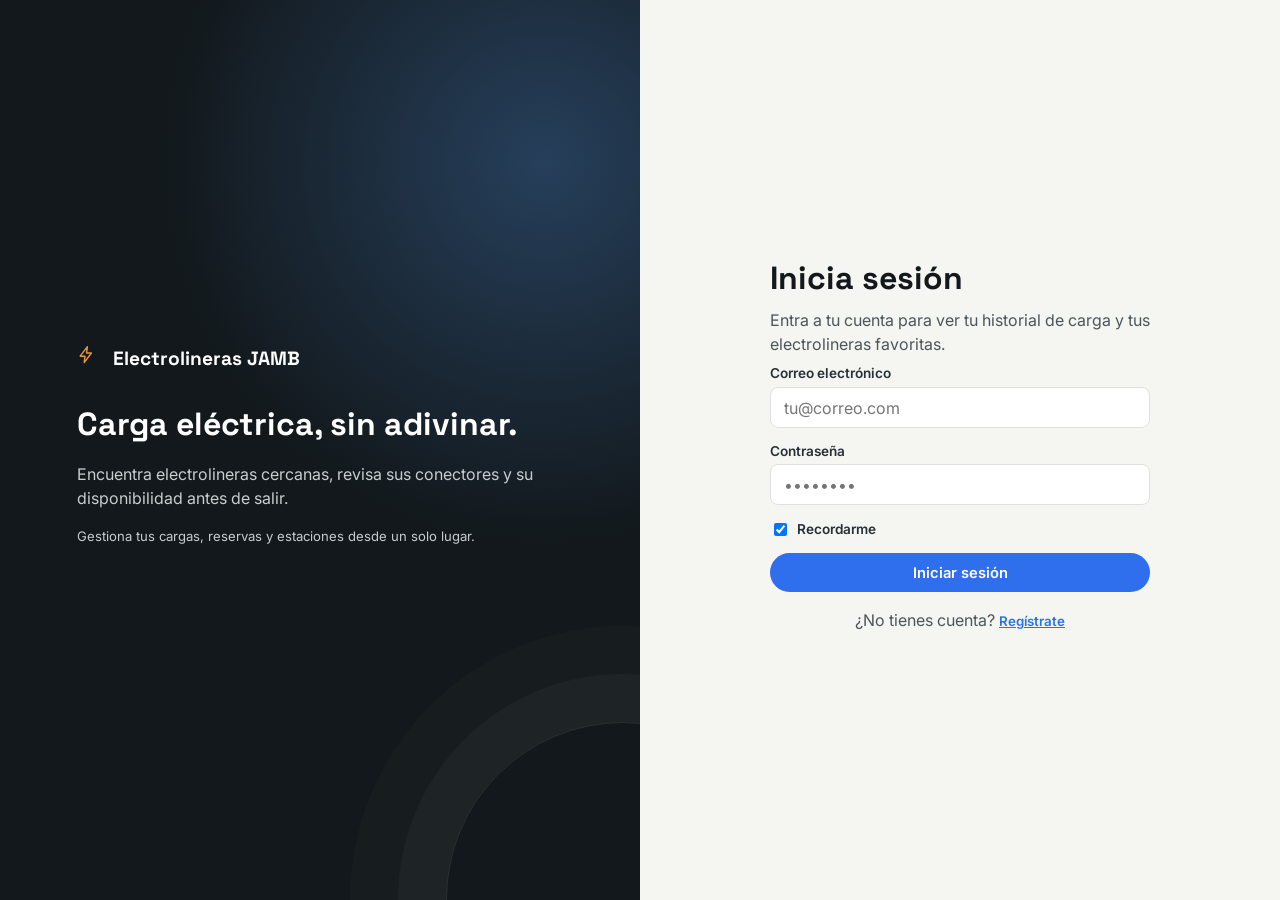
<file: index.html>
<!doctype html>
<html lang="es">
<head>
  <meta charset="UTF-8" />
  <meta name="viewport" content="width=device-width, initial-scale=1.0" />
  <meta name="theme-color" content="#12181b" />
  <meta name="description" content="Electrolineras JAMB: encuentra, planea y registra la carga de tu vehículo eléctrico." />
  <link rel="preconnect" href="https://fonts.googleapis.com" />
  <link rel="preconnect" href="https://fonts.gstatic.com" crossorigin />
  <link href="https://fonts.googleapis.com/css2?family=Space+Grotesk:wght@500;600;700&family=Inter:wght@400;500;600;700&display=swap" rel="stylesheet" />
  <link rel="stylesheet" href="style.css" />
  <title>Electrolineras JAMB</title>
</head>
<body>
  <div id="root"></div>

  <!-- Núcleo PRINCIPAL -->
  <script src="js/supabase-config.js?v=4"></script>
  <script src="js/supabase-api.js?v=1"></script>
  <script src="js/constants.js?v=3"></script>
  <script src="js/utils.js?v=3"></script>
  <script src="js/icons.js?v=3"></script>
  <script src="js/storage.js?v=3"></script>
  <script src="js/state.js?v=3"></script>

  <!-- Lógica de dominio -->
  <script src="js/stations.js?v=3"></script>
  <script src="js/reservations.js?v=3"></script>

  <!-- Vistas -->
  <script src="js/views/today.js?v=3"></script>
  <script src="js/views/plan.js?v=3"></script>
  <script src="js/views/progress.js?v=3"></script>
  <script src="js/views/library.js?v=3"></script>
  <script src="js/views/history.js?v=3"></script>
  <script src="js/views/reservations.js?v=3"></script>
  <script src="js/views/charging.js?v=3"></script>
  <script src="js/views/garage.js?v=3"></script>
  <script src="js/views/admin.js?v=3"></script>

  <!-- Shell / arranque -->
  <script src="js/app.js?v=3"></script>
</body>
</html>
</file>
<file: style.css>
/* style.css — Electrolineras JAMB (vanilla JS) */
:root{
  --color-graphite-900:#12181b;--color-graphite-800:#1b2328;--color-graphite-700:#263038;--color-graphite-600:#3a464e;
  --color-blue-600:#2f6fed;--color-blue-500:#4a83f2;--color-blue-100:#e4ecfd;
  --color-copper-500:#e8963d;--color-copper-100:#fbe9d3;
  --color-teal-500:#3fa796;--color-teal-100:#e0f2ee;
  --color-paper-100:#f5f6f2;--color-paper-000:#fff;
  --color-ink-900:#1b2023;--color-ink-600:#4b555b;--color-ink-300:#8b969c;
  --color-line-200:#dde2e0;--color-danger-500:#d9564a;--color-danger-100:#fbe4e1;
  --font-display:"Space Grotesk","Segoe UI",sans-serif;--font-body:"Inter","Segoe UI",sans-serif;
  --radius-sm:8px;--radius-md:14px;--radius-lg:22px;--radius-pill:999px;
  --shadow-card:0 1px 2px #12181b0f,0 10px 24px -14px #12181b47;
  --shadow-pop:0 20px 44px -18px #12181b66;
  --ease:cubic-bezier(.4,0,.2,1);
}
*{box-sizing:border-box}
::selection{background:var(--color-blue-100);color:var(--color-graphite-900)}
html,body{height:100%}
body{margin:0;font-family:var(--font-body);color:var(--color-ink-900);background:var(--color-paper-100);}
h1,h2,h3,h4{font-family:var(--font-display);margin:0 0 .3em;color:var(--color-graphite-900);}
p{margin:0 0 .6em;line-height:1.5;}
.muted{color:var(--color-ink-600);}
.small{font-size:.82rem;}
.eyebrow{text-transform:uppercase;letter-spacing:.06em;font-size:.72rem;font-weight:600;color:var(--color-blue-600);margin:0 0 .2em;}
button{font-family:inherit;cursor:pointer;}
button:disabled{cursor:not-allowed;}
input,select{font-family:inherit;font-size:1rem;padding:.6em .8em;border:1px solid var(--color-line-200);border-radius:var(--radius-sm);background:#fff;color:var(--color-ink-900);width:100%;}
input:focus,select:focus,button:focus-visible{outline:2px solid var(--color-blue-500);outline-offset:1px;}
.icon svg{width:1em;height:1em;display:block;}
.icon{display:inline-flex;width:1.2em;height:1.2em;}

/* --- Botones --- */
.btn{display:inline-flex;align-items:center;gap:.4em;padding:.65em 1.1em;border-radius:var(--radius-pill);border:1px solid transparent;font-weight:600;font-size:.92rem;transition:transform .15s var(--ease),background .15s;}
.btn:active{transform:scale(.97);}
.btn--primary{background:var(--color-blue-600);color:#fff;}
.btn--primary:hover{background:var(--color-blue-500);}
.btn--ghost{background:transparent;border-color:var(--color-line-200);color:var(--color-graphite-800);}
.btn--ghost:hover{background:var(--color-paper-100);}
.btn--danger{background:var(--color-danger-500);color:#fff;}
.btn--success{background:var(--color-teal-500);color:#fff;}
.btn--small{padding:.4em .8em;font-size:.82rem;}
.btn--block{width:100%;justify-content:center;}
.btn--icon{padding:.5em;border-radius:var(--radius-pill);background:transparent;border:1px solid var(--color-line-200);}
.btn--favorite-active{background:var(--color-copper-100);border-color:var(--color-copper-500);color:#8a5417;}
.link-btn{background:none;border:none;color:var(--color-blue-600);font-weight:600;text-decoration:underline;padding:0;}

/* --- Auth --- */
.auth-layout{display:grid;grid-template-columns:1fr 1fr;min-height:100vh;}
.auth-layout__panel{background:radial-gradient(circle at 85% 18%,#263f5b 0,#12181b 42%);color:#fff;padding:clamp(2rem,6vw,5rem);display:flex;flex-direction:column;justify-content:center;gap:.5rem;}
.auth-layout__panel h2{color:#fff;font-size:2rem;}
.auth-layout__panel p{color:#c8cdd0;}
.auth-layout__logo{display:flex;align-items:center;gap:.5em;font-family:var(--font-display);font-weight:700;font-size:1.2rem;margin-bottom:1.5rem;}
.auth-layout__logo .icon{color:var(--color-copper-500);width:1.4em;height:1.4em;}
.auth-layout__content{display:flex;align-items:center;justify-content:center;padding:2rem;}
.auth-card{width:100%;max-width:380px;}
.auth-switch{margin-top:1rem;text-align:center;color:var(--color-ink-600);}
.form-error{color:var(--color-danger-500);font-size:.85rem;}
@media (max-width:800px){.auth-layout{grid-template-columns:1fr;}.auth-layout__panel{padding:2rem;}}

/* --- Formularios --- */
.form{display:flex;flex-direction:column;gap:.9rem;}
.form label{display:flex;flex-direction:column;gap:.35rem;font-size:.85rem;font-weight:600;color:var(--color-graphite-700);}
.form-row{display:grid;grid-template-columns:1fr 1fr 1fr;gap:.7rem;}
.form--inline{flex-direction:row;align-items:flex-end;flex-wrap:wrap;gap:.7rem;}
.form--inline label{flex:1;min-width:140px;}
.checkbox-label{flex-direction:row !important;align-items:center;gap:.5em !important;}
.checkbox-label input{width:auto;}

/* --- App shell --- */
.app-shell__nav ul{list-style:none;margin:0;padding:0;display:flex;flex-direction:column;gap:.2rem;}
.nav-link{display:flex;align-items:center;gap:.7em;width:100%;text-align:left;background:none;border:none;color:#c8cdd0;padding:.7em .8em;border-radius:var(--radius-sm);font-weight:600;}
.nav-link:hover{background:rgba(255,255,255,.06);}
.nav-link.is-active{background:var(--color-blue-600);color:#fff;}
.app-shell__main{display:flex;flex-direction:column;min-width:0;}
.app-shell__topbar{display:flex;justify-content:space-between;align-items:center;padding:.85rem 2rem;border-bottom:1px solid var(--color-line-200);background:rgba(255,255,255,.94);position:sticky;top:0;z-index:20;}
.app-shell__topbar-context{display:flex;align-items:center;gap:1rem;font-size:.85rem;font-weight:600;color:var(--color-ink-600);}
.topbar-notifications{position:relative;display:inline-flex;align-items:center;justify-content:center;width:2.2rem;height:2.2rem;border:1px solid var(--color-line-200);border-radius:50%;background:#fff;color:var(--color-graphite-700);}.topbar-notifications .icon{width:1.1rem;height:1.1rem}.notification-count{position:absolute;top:-.25rem;right:-.2rem;min-width:1.1rem;height:1.1rem;padding:0 .25rem;border-radius:50%;background:var(--color-danger-500);color:#fff;font-size:.65rem;line-height:1.1rem;text-align:center;font-weight:700;}
.topbar-context__section{font-family:var(--font-display);color:var(--color-graphite-800);}
.topbar-context__status{display:flex;align-items:center;gap:.35rem;font-size:.72rem;color:#1f6e60;font-weight:700;}
.view-container{flex:1;padding:clamp(1.25rem,3vw,2.5rem);max-width:1160px;width:100%;margin:0 auto;}
@media (max-width:520px){.auth-layout__panel{min-height:38vh;padding:1.5rem;}.auth-layout__panel h2{font-size:1.55rem}.auth-layout__panel .small{display:none}.auth-layout__content{padding:1.5rem 1rem}.form-row{grid-template-columns:1fr}.modal__actions{flex-direction:column-reverse}.modal__actions .btn{width:100%;justify-content:center}.station-card__actions .btn{flex:1;justify-content:center}}
@media (max-width:520px){.app-shell__topbar-context{gap:.45rem}.topbar-context__status{font-size:0}.topbar-context__status .live-dot{font-size:initial}.view-container{padding:.9rem}.stat-grid{grid-template-columns:1fr 1fr;gap:.65rem}.stat-card{padding:.8rem}.station-grid{grid-template-columns:1fr}.card{padding:1rem}.filter-bar__row select{width:100%}.search-box{min-width:100%}.reservation-row__actions{width:100%}.reservation-row__actions .btn{flex:1;justify-content:center}}

.view-header{margin-bottom:1.25rem;}
.view-header h1{font-size:clamp(1.65rem,3vw,2.15rem);letter-spacing:-.04em;}
.quick-actions{display:flex;gap:.6rem;flex-wrap:wrap;margin-top:1rem;}
.network-banner{display:flex;align-items:center;gap:.75rem;margin-bottom:1.5rem;padding:.8rem 1rem;border:1px solid #bfe5dc;background:linear-gradient(105deg,#effaf7,#fff);border-radius:var(--radius-md);color:var(--color-graphite-800);}
.network-banner__icon{display:inline-flex;width:2rem;height:2rem;padding:.45rem;border-radius:50%;background:var(--color-teal-100);color:#1f6e60;}
.network-banner strong{display:block;font-size:.86rem;}
.network-banner span:not(.badge):not(.network-banner__icon){font-size:.76rem;color:var(--color-ink-600);}
.section-title{margin-top:2rem;font-size:1.15rem;}
.view-actions{margin-bottom:1rem;}

/* --- Tarjetas / stats --- */
.card{background:#fff;border-radius:var(--radius-md);padding:1.2rem;box-shadow:var(--shadow-card);margin-bottom:1rem;}
.stat-grid{display:grid;grid-template-columns:repeat(auto-fit,minmax(160px,1fr));gap:1rem;margin-bottom:1.5rem;}
.stat-card{background:#fff;border-radius:var(--radius-md);padding:1rem 1.2rem;box-shadow:var(--shadow-card);display:flex;align-items:center;gap:.8em;}
.stat-card__icon{width:2.2em;height:2.2em;border-radius:50%;background:var(--color-blue-100);color:var(--color-blue-600);display:flex;align-items:center;justify-content:center;flex-shrink:0;}
.stat-card__value{margin:0;font-weight:700;font-size:1.15rem;font-family:var(--font-display);}
.stat-card__label{margin:0;font-size:.78rem;color:var(--color-ink-600);}

.highlight-card{border:1px solid var(--color-line-200);}
.highlight-card__row{display:flex;justify-content:space-between;align-items:center;gap:1rem;flex-wrap:wrap;}
.network-map-card{padding-bottom:.9rem}.network-map{position:relative;min-height:230px;margin-top:1rem;overflow:hidden;border-radius:var(--radius-md);background:radial-gradient(circle at 20% 30%,#d8efe9 0 10%,transparent 11%),radial-gradient(circle at 78% 70%,#dbe8f7 0 13%,transparent 14%),linear-gradient(135deg,#edf4f0,#dce9ee);border:1px solid #c9dedb}.network-map::before,.network-map::after{content:'';position:absolute;background:rgba(63,167,150,.18);transform:rotate(-18deg);border-radius:50%}.network-map::before{width:140%;height:34px;top:42%;left:-20%}.network-map::after{width:120%;height:26px;top:66%;left:2%;transform:rotate(28deg)}.map-marker{position:absolute;left:var(--x);top:var(--y);z-index:2;width:2rem;height:2rem;border:3px solid #fff;border-radius:50% 50% 50% 0;transform:rotate(-45deg);box-shadow:0 4px 10px #12181b44;background:var(--color-blue-600);color:#fff}.map-marker span{display:block;transform:rotate(45deg);font-size:.7rem;font-weight:700}.map-marker:hover{transform:rotate(-45deg) scale(1.15)}.map-marker--ocupada{background:var(--color-copper-500)}.map-marker--mantenimiento{background:var(--color-ink-300)}.map-label{position:absolute;z-index:1;color:#4b7774;font-size:.78rem;font-weight:700}.map-label--one{left:1rem;bottom:.8rem}.map-legend{display:flex;gap:1rem;flex-wrap:wrap;margin-top:.7rem;font-size:.72rem;color:var(--color-ink-600)}.legend-dot{display:inline-block;width:.55rem;height:.55rem;border-radius:50%;margin-right:.25rem;background:var(--color-blue-600)}.legend-dot--busy{background:var(--color-copper-500)}.legend-dot--maintenance{background:var(--color-ink-300)}.network-banner__refresh{margin-left:auto}

/* --- Estaciones --- */
.station-grid{display:grid;grid-template-columns:repeat(auto-fill,minmax(260px,1fr));gap:1rem;}
.station-card__top{display:flex;justify-content:space-between;align-items:flex-start;gap:.6em;}
.station-card__meta{display:flex;gap:.9em;flex-wrap:wrap;font-size:.82rem;color:var(--color-ink-600);margin:.4em 0;}
.station-card__actions{display:flex;gap:.5em;margin-top:.6em;flex-wrap:wrap;}
.station-card__live{display:flex;gap:.45rem;flex-wrap:wrap;font-size:.74rem;color:var(--color-ink-600);padding:.55rem .65rem;background:var(--color-paper-100);border-radius:var(--radius-sm);}
.station-card__live span:not(:last-child)::after{content:'·';margin-left:.45rem;color:var(--color-ink-300);}
.live-strip{display:flex;align-items:center;gap:.45rem;width:max-content;max-width:100%;margin:-.55rem 0 1rem;padding:.4rem .7rem;border-radius:var(--radius-pill);background:var(--color-teal-100);color:#1f6e60;font-size:.76rem;font-weight:600;}
.live-dot{width:.5rem;height:.5rem;border-radius:50%;background:var(--color-teal-500);box-shadow:0 0 0 4px #3fa79622;animation:pulse 1.8s ease-in-out infinite;}
.reservation-estimate{font-weight:700;color:var(--color-graphite-800);}
.badge{display:inline-block;padding:.25em .7em;border-radius:var(--radius-pill);font-size:.72rem;font-weight:700;white-space:nowrap;}
.badge--teal{background:var(--color-teal-100);color:#1f6e60;}
.badge--copper{background:var(--color-copper-100);color:#8a5417;}
.badge--ink{background:#e7e9e8;color:var(--color-ink-600);}
.badge--danger{background:var(--color-danger-100);color:#9c2f26;}
.rating{color:var(--color-copper-500);font-size:.85rem;margin:.2em 0;}

/* --- Filtros --- */
.filter-bar__row{display:flex;gap:.7rem;flex-wrap:wrap;margin-bottom:1rem;}
.search-box{flex:1;min-width:180px;display:flex;align-items:center;gap:.5em;background:#fff;border:1px solid var(--color-line-200);border-radius:var(--radius-pill);padding:.3em .9em;}
.search-box .icon{color:var(--color-ink-300);}
.search-box input{border:none;padding:.4em 0;}
.search-box input:focus{outline:none;}
.filter-bar__row select{width:auto;border-radius:var(--radius-pill);}
.filter-check{display:inline-flex;align-items:center;gap:.4rem;padding:.55rem .75rem;border:1px solid var(--color-line-200);border-radius:var(--radius-pill);background:#fff;font-size:.78rem;white-space:nowrap}.filter-check input{width:auto;margin:0}

/* --- Actividad / historial --- */
.activity-list{list-style:none;margin:0;padding:0;display:flex;flex-direction:column;gap:.5rem;}
.activity-row{display:flex;align-items:center;gap:.8em;background:#fff;border-radius:var(--radius-md);padding:.7em 1em;box-shadow:var(--shadow-card);}
.activity-row__icon{width:2em;height:2em;border-radius:50%;background:var(--color-blue-100);color:var(--color-blue-600);display:flex;align-items:center;justify-content:center;flex-shrink:0;}
.activity-row__body{flex:1;}
.activity-row__body p{margin:0;}
.activity-row__kwh{font-weight:700;}
.activity-row__end{text-align:right;}
.activity-row__end p{margin:0;}

/* --- Plan --- */
.plan-list{display:flex;flex-direction:column;gap:.6rem;}
.plan-row{display:flex;align-items:center;justify-content:space-between;gap:1rem;flex-wrap:wrap;}
.plan-row--today{border:1.5px solid var(--color-blue-500);}
.plan-row__day{min-width:110px;}
.plan-row__body{flex:1;}
.plan-row__body p{margin:0;}
.plan-row__actions{display:flex;gap:.4em;}

/* --- Progreso --- */
.progress-chart{width:100%;height:220px;}
.progress-bar{height:10px;border-radius:var(--radius-pill);background:var(--color-line-200);overflow:hidden;margin-top:.5em;}
.progress-bar__fill{height:100%;background:var(--color-teal-500);border-radius:var(--radius-pill);transition:width .3s var(--ease);}
.compliance__row{display:flex;justify-content:space-between;align-items:center;}
.compliance__pct{font-family:var(--font-display);font-size:1.6rem;font-weight:700;margin:0;}

/* --- Biblioteca / detalle --- */
.chip-row{display:flex;flex-wrap:wrap;gap:.4em;}
.chip{background:var(--color-paper-100);border-radius:var(--radius-pill);padding:.3em .8em;font-size:.78rem;color:var(--color-graphite-700);}
.chip--pickable{border:1px solid var(--color-line-200);cursor:pointer;background:#fff;}
.chip--pickable.is-active{background:var(--color-blue-600);color:#fff;border-color:var(--color-blue-600);}
.chip-row--pick{gap:.5em;}
.connector-list{list-style:none;padding:0;margin:0 0 1rem;display:flex;flex-direction:column;gap:.4rem;}
.connector-list li{display:flex;justify-content:space-between;background:var(--color-paper-100);padding:.5em .8em;border-radius:var(--radius-sm);font-size:.88rem;}
.station-detail__top{display:flex;justify-content:space-between;align-items:center;margin-bottom:.5em;}
.price-line{font-weight:600;}

/* --- Reservas --- */
.reservation-list{display:flex;flex-direction:column;gap:.6rem;}
.reservation-row{display:flex;justify-content:space-between;align-items:center;gap:1rem;flex-wrap:wrap;}
.reservation-row p{margin:0;}
.reservation-row__actions{display:flex;gap:.4em;}

/* --- Carga guiada --- */
.view--charging{max-width:480px;margin:0 auto;position:relative;}
.charging__exit{position:absolute;top:0;right:0;}
.charging__progress{display:flex;gap:.4em;margin:.5rem 0 1.2rem;}
.charging__dot{height:6px;flex:1;border-radius:var(--radius-pill);background:var(--color-line-200);}
.charging__dot.is-active{background:var(--color-blue-600);}
.connector-pick{display:flex;flex-direction:column;gap:.6rem;}
.connector-pick__item{display:flex;justify-content:space-between;align-items:center;width:100%;background:#fff;border:1px solid var(--color-line-200);border-radius:var(--radius-md);padding:.9em 1.1em;text-align:left;}
.connector-pick__item:hover{border-color:var(--color-blue-500);}
.connector-pick__item.is-disabled{opacity:.5;cursor:not-allowed;}
.connector-pick__item p{margin:0;}
.charging__confirm,.charging__live,.charging__summary{text-align:center;}
.charging__ring{width:120px;height:120px;border-radius:50%;background:var(--color-blue-100);color:var(--color-blue-600);display:flex;align-items:center;justify-content:center;margin:0 auto 1rem;font-size:2.4rem;animation:pulse 1.6s ease-in-out infinite;}
@keyframes pulse{0%,100%{transform:scale(1);}50%{transform:scale(1.06);}}
.charging__kwh{font-family:var(--font-display);font-size:2.2rem;font-weight:700;margin:0;}
.charging__summary-icon{display:inline-flex;width:3em;height:3em;border-radius:50%;background:var(--color-teal-100);color:var(--color-teal-500);align-items:center;justify-content:center;margin-bottom:.5rem;}
.charging__summary-grid{display:grid;grid-template-columns:1fr 1fr;gap:.8rem;margin:1rem 0;text-align:left;}
.charging__summary-item p{margin:0;}
.charging__summary-item p:last-child{font-weight:700;font-size:1.05rem;}

/* --- Modal --- */
.modal-overlay{position:fixed;inset:0;background:rgba(18,24,27,.55);display:flex;align-items:center;justify-content:center;padding:1rem;z-index:100;}
.modal{background:#fff;border-radius:var(--radius-lg);padding:1.5rem;max-width:480px;width:100%;max-height:90vh;overflow-y:auto;box-shadow:var(--shadow-pop);}
.modal__header{display:flex;justify-content:space-between;align-items:flex-start;margin-bottom:1rem;}
.modal__header h2{margin:0;}
.modal__actions{display:flex;justify-content:flex-end;gap:.6em;margin-top:1.2rem;}

/* --- Toast --- */
.toast{position:fixed;bottom:1.5rem;left:50%;transform:translate(-50%,20px);background:var(--color-graphite-900);color:#fff;padding:.75em 1.3em;border-radius:var(--radius-pill);box-shadow:var(--shadow-pop);opacity:0;transition:all .25s var(--ease);z-index:200;font-size:.9rem;}
.toast.is-visible{opacity:1;transform:translate(-50%,0);}
.toast--danger{background:var(--color-danger-500);}
.toast--teal{background:var(--color-teal-500);}
.notification-list{display:flex;flex-direction:column;gap:.5rem}.notification-item{display:flex;align-items:flex-start;gap:.7rem;width:100%;padding:.75rem;border:1px solid transparent;border-radius:var(--radius-sm);background:var(--color-paper-100);text-align:left}.notification-item.is-unread{border-color:#bfe5dc;background:#effaf7}.notification-item strong,.notification-item small{display:block}.notification-item small{margin-top:.2rem;line-height:1.35}.notification-item__dot{width:.55rem;height:.55rem;border-radius:50%;margin-top:.35rem;flex-shrink:0;background:var(--color-ink-300)}.notification-item__dot--teal{background:var(--color-teal-500)}.notification-item__dot--copper{background:var(--color-copper-500)}

/* --- Módulos de producto: cercanía, impacto y patrocinio --- */
.nearest-card{display:grid;grid-template-columns:minmax(0,1.35fr) minmax(180px,.8fr) auto;align-items:center;gap:1.25rem;margin-bottom:1.5rem;padding:1.25rem 1.35rem;border-radius:var(--radius-lg);background:linear-gradient(115deg,#fff,#eef5ff);border:1px solid #cbdaf5;box-shadow:var(--shadow-card);position:relative;overflow:hidden;}
.nearest-card::after{content:'';position:absolute;width:11rem;height:11rem;right:16%;top:-7rem;border-radius:50%;border:1px solid #cbdaf5;box-shadow:0 0 0 1.5rem #dce8fb55;pointer-events:none;}
.nearest-card__copy,.nearest-card__status,.nearest-card__actions{position:relative;z-index:1;}
.nearest-card h2{font-size:1.25rem;margin:.05rem 0 .35rem;}
.nearest-card__station{font:600 1rem var(--font-display);margin:0 0 .3rem;color:var(--color-graphite-800);}
.nearest-card__pin{display:inline-flex;width:.9rem;height:.9rem;color:var(--color-blue-600);vertical-align:-.12em;}
.nearest-card__status{display:flex;flex-direction:column;align-items:flex-start;gap:.35rem;padding-left:1.2rem;border-left:1px solid #cbdaf5;}
.nearest-card__status strong{font:700 1.05rem var(--font-display);}
.nearest-card__actions{display:flex;flex-direction:column;gap:.45rem;min-width:130px;}
.impact-partners-grid{display:grid;grid-template-columns:minmax(0,.8fr) minmax(0,1.2fr);gap:1rem;margin-top:1.5rem;}
.impact-strip,.sponsors-card{background:#fff;border-radius:var(--radius-md);box-shadow:var(--shadow-card);padding:1rem 1.15rem;}
.impact-strip{display:flex;align-items:center;gap:.8rem;background:linear-gradient(120deg,#effaf7,#fff);border:1px solid #bfe5dc;}
.impact-strip__icon{display:flex;width:2.5rem;height:2.5rem;align-items:center;justify-content:center;border-radius:50%;background:var(--color-teal-100);color:#1f6e60;flex-shrink:0;}
.impact-strip strong{display:block;font:700 1.15rem var(--font-display);}
.impact-strip p{margin:.1rem 0 0;}
.sponsors-card h3{font-size:1rem;margin:.1rem 0 .8rem;}
.sponsor-row{display:flex;flex-wrap:wrap;gap:.45rem;}
.sponsor-pill{padding:.4rem .65rem;border-radius:var(--radius-pill);background:var(--color-paper-100);color:var(--color-graphite-700);font-size:.7rem;font-weight:700;animation:fade-up .4s calc(var(--i) * .06s) both;}
@media (max-width:850px){.nearest-card{grid-template-columns:1fr 1fr}.nearest-card__actions{grid-column:1/-1;flex-direction:row}.nearest-card__actions .btn{flex:1;justify-content:center}.impact-partners-grid{grid-template-columns:1fr;}}
@media (max-width:520px){.nearest-card{grid-template-columns:1fr;gap:.85rem;padding:1rem}.nearest-card__status{padding:0;border:0}.nearest-card__actions{grid-column:auto}.nearest-card__actions .btn{font-size:.78rem}.impact-strip,.sponsors-card{padding:.9rem}.sponsor-pill{font-size:.66rem;}}

.payment-flow-card{border:1px solid #cbdaf5;}
.payment-flow__intro{display:flex;align-items:center;gap:.75rem;margin:-.2rem 0 1.1rem;padding:.8rem;border-radius:var(--radius-sm);background:linear-gradient(105deg,#eef5ff,#fff);}
.payment-flow__intro strong{display:block;font:700 .95rem var(--font-display);}
.payment-flow__intro p{margin:.15rem 0 0;}
.payment-flow__intro .badge{margin-left:auto;}
.payment-flow__icon{display:flex;width:2.2rem;height:2.2rem;align-items:center;justify-content:center;border-radius:50%;background:var(--color-blue-100);color:var(--color-blue-600);flex-shrink:0;}
.reservation-estimate{padding:.75rem .9rem;border-radius:var(--radius-sm);background:var(--color-teal-100);color:#1f6e60;}
.policy-note{display:flex;flex-direction:column;gap:.2rem;padding:.7rem .85rem;border-left:3px solid var(--color-copper-500);background:var(--color-copper-100);color:#704716;font-size:.78rem;line-height:1.4;}
.policy-note strong{font-size:.8rem;}

/* --- Motion system: entrada de vistas y microinteracciones --- */
html{scroll-behavior:smooth;}
body{overflow-x:hidden;}
.view-container--enter{animation:view-enter .46s var(--ease) both;}
.view-container--enter .view-header{animation:fade-up .42s .04s var(--ease) both;}
.view-container--enter .network-banner,.view-container--enter .stat-card,.view-container--enter .card,.view-container--enter .section-title,.view-container--enter .station-card,.view-container--enter .activity-row{animation:fade-up .42s var(--ease) both;}
.view-container--enter .network-banner{animation-delay:.08s;}
.view-container--enter .stat-card:nth-child(2),.view-container--enter .station-card:nth-child(2),.view-container--enter .activity-row:nth-child(2){animation-delay:.07s;}
.view-container--enter .stat-card:nth-child(3),.view-container--enter .station-card:nth-child(3),.view-container--enter .activity-row:nth-child(3){animation-delay:.12s;}
.view-container--enter .stat-card:nth-child(4),.view-container--enter .station-card:nth-child(4),.view-container--enter .activity-row:nth-child(4){animation-delay:.17s;}
.card,.stat-card,.station-card,.activity-row,.plan-row,.reservation-row{transition:transform .22s var(--ease),box-shadow .22s var(--ease),border-color .22s var(--ease);}
.card:hover,.stat-card:hover,.station-card:hover,.activity-row:hover{transform:translateY(-3px);box-shadow:0 14px 30px -18px #12181b66;}
.station-card:hover{border-color:#c7d8f7;}
.btn,.nav-link,.topbar-notifications,.chip--pickable,.connector-pick__item,.map-marker{transition:transform .18s var(--ease),background-color .18s var(--ease),border-color .18s var(--ease),box-shadow .18s var(--ease),color .18s var(--ease);}
.btn:hover:not(:disabled){transform:translateY(-1px);}
.btn--primary:hover,.btn--success:hover,.btn--danger:hover{box-shadow:0 7px 16px -10px currentColor;}
.nav-link:hover{transform:translateX(3px);}
.topbar-notifications:hover{transform:scale(1.06);box-shadow:0 5px 12px -8px #12181b66;}
.map-marker{animation:marker-pop .52s var(--ease) both;}
.map-marker:nth-child(2){animation-delay:.08s}.map-marker:nth-child(3){animation-delay:.16s}.map-marker:nth-child(4){animation-delay:.24s}
.network-map::before{animation:road-drift 10s ease-in-out infinite alternate;}
.network-map::after{animation:road-drift 12s 1s ease-in-out infinite alternate-reverse;}
.modal-overlay{animation:overlay-in .2s ease both;}
.modal{animation:modal-in .3s var(--ease) both;}
.auth-layout__panel{position:relative;overflow:hidden;}
.auth-layout__panel::after{content:'';position:absolute;width:22rem;height:22rem;right:-10rem;bottom:-11rem;border:1px solid rgba(255,255,255,.1);border-radius:50%;box-shadow:0 0 0 3rem rgba(255,255,255,.03),0 0 0 6rem rgba(255,255,255,.02);animation:orbit-glow 8s ease-in-out infinite alternate;pointer-events:none;}
.auth-card{animation:fade-up .55s var(--ease) both;}
.live-strip{animation:fade-up .4s .1s var(--ease) both;}
@keyframes view-enter{from{opacity:.2;transform:translateY(8px)}to{opacity:1;transform:none}}
@keyframes fade-up{from{opacity:0;transform:translateY(10px)}to{opacity:1;transform:none}}
@keyframes marker-pop{from{opacity:0;transform:rotate(-45deg) scale(.55)}to{opacity:1;transform:rotate(-45deg) scale(1)}}
@keyframes road-drift{from{transform:translateX(-2%) rotate(-18deg)}to{transform:translateX(3%) rotate(-15deg)}}
@keyframes overlay-in{from{opacity:0}to{opacity:1}}
@keyframes modal-in{from{opacity:0;transform:translateY(12px) scale(.98)}to{opacity:1;transform:none}}
@keyframes orbit-glow{from{transform:translate(-10px,8px) scale(.96)}to{transform:translate(10px,-8px) scale(1.04)}}
@media (prefers-reduced-motion:reduce){*,*::before,*::after{animation-duration:.01ms !important;animation-iteration-count:1 !important;scroll-behavior:auto !important;transition-duration:.01ms !important}.card:hover,.stat-card:hover,.station-card:hover,.activity-row:hover,.btn:hover:not(:disabled),.nav-link:hover{transform:none;}}

/* --- Fase 2: protagonismo del usuario --- */
.garage-hero{display:grid;grid-template-columns:auto 1fr auto;align-items:center;gap:1rem;padding:1.25rem;margin-bottom:1.25rem;border-radius:var(--radius-lg);background:linear-gradient(120deg,var(--color-graphite-900),#263f5b);color:#fff;box-shadow:var(--shadow-pop);}
.garage-hero h2{color:#fff;margin-bottom:.6rem}.garage-hero .eyebrow{color:#9fc0ff}.garage-hero .progress-bar{background:rgba(255,255,255,.18)}.garage-hero .progress-bar__fill{background:var(--color-copper-500)}
.garage-hero__icon{display:flex;width:3.25rem;height:3.25rem;padding:.8rem;border-radius:50%;background:rgba(255,255,255,.12);color:var(--color-copper-500)}.garage-hero__pct{font-family:var(--font-display);font-size:1.7rem;font-weight:700}
.garage-grid{display:grid;grid-template-columns:1fr 1fr;gap:1rem;margin-bottom:1rem}.garage-card{margin:0}.garage-card__heading,.section-heading{display:flex;align-items:center;justify-content:space-between;gap:1rem}.garage-card__heading{justify-content:flex-start}.garage-card__heading h2,.section-heading h2{margin:0}
.vehicle-specs,.impact-card__detail{display:flex;gap:.5rem;flex-wrap:wrap;margin:1rem 0}.vehicle-specs span,.impact-card__detail span{padding:.35rem .65rem;border-radius:var(--radius-pill);background:var(--color-paper-100);font-size:.76rem;color:var(--color-ink-600)}.impact-card h2{font-size:2rem;margin-top:.5rem}.impact-card__detail{justify-content:space-between;border-top:1px solid var(--color-line-200);padding-top:.8rem}.garage-preferences{margin-top:1rem}.garage-notifications{padding-bottom:.65rem}
.favorite-list{display:flex;flex-direction:column;gap:.55rem;margin-top:1rem}.favorite-row{display:flex;align-items:center;gap:.7rem;padding:.7rem;background:var(--color-paper-100);border-radius:var(--radius-sm)}.favorite-row>div{flex:1;display:flex;flex-direction:column;gap:.15rem}.favorite-row__star{color:var(--color-copper-500);font-size:1.25rem}.empty-state{text-align:center;padding:2rem}
@media (max-width:680px){.garage-grid{grid-template-columns:1fr}.garage-hero{grid-template-columns:auto 1fr}.garage-hero__pct{grid-column:2}.network-banner{align-items:flex-start;flex-wrap:wrap}.network-banner .badge{margin-left:2.75rem}}

/* --- Progreso renovado --- */
.progress-hero{display:flex;align-items:center;justify-content:space-between;gap:1rem;margin-bottom:1.25rem;padding:1.35rem 1.5rem;border-radius:var(--radius-lg);background:linear-gradient(120deg,#17242a,#28506a);color:#fff;box-shadow:var(--shadow-pop)}
.progress-hero h2{color:#fff;font-size:clamp(1.5rem,3vw,2rem);margin:.25rem 0}.progress-hero p:not(.eyebrow){margin:0;color:#d9e6eb}.progress-hero .eyebrow{color:#a6d6ed}
.progress-hero__ring{display:flex;flex-direction:column;align-items:center;justify-content:center;width:102px;height:102px;border-radius:50%;background:conic-gradient(var(--color-copper-500) var(--progress),rgba(255,255,255,.16) 0);position:relative;flex-shrink:0}.progress-hero__ring::after{content:'';position:absolute;inset:9px;border-radius:50%;background:#203b4e}.progress-hero__ring strong,.progress-hero__ring span{position:relative;z-index:1}.progress-hero__ring strong{font:700 1.35rem var(--font-display)}.progress-hero__ring span{font-size:.68rem;color:#c9dbe1}
.progress-stat-grid{display:grid;grid-template-columns:repeat(4,1fr);gap:.8rem;margin-bottom:1.25rem}.progress-stat{display:flex;gap:.65rem;align-items:flex-start;background:#fff;padding:1rem;border-radius:var(--radius-md);box-shadow:var(--shadow-card)}.progress-stat__icon{display:flex;width:2rem;height:2rem;padding:.42rem;border-radius:50%;background:var(--color-blue-100);color:var(--color-blue-600);flex-shrink:0}.progress-stat strong,.progress-stat span,.progress-stat small{display:block}.progress-stat strong{font:700 1.15rem var(--font-display)}.progress-stat span{font-size:.78rem;font-weight:600}.progress-stat small{margin-top:.15rem;color:var(--color-ink-300);font-size:.68rem;line-height:1.25}
.progress-layout{display:grid;grid-template-columns:minmax(0,1.55fr) minmax(260px,.8fr);gap:1rem}.progress-chart-card{margin:0}.progress-chart{height:260px}.progress-caption{margin-top:.75rem}.progress-side{display:flex;flex-direction:column;gap:1rem}.progress-side .card{margin:0}.milestone-card h2,.next-step-card h2{margin:.1rem 0 .8rem}.milestone-list{display:flex;flex-direction:column;gap:.7rem}.milestone{display:flex;align-items:center;gap:.65rem;opacity:.55}.milestone.is-done{opacity:1}.milestone__icon{display:flex;align-items:center;justify-content:center;width:1.8rem;height:1.8rem;border-radius:50%;border:1px solid var(--color-line-200);font-weight:700;color:var(--color-ink-300)}.milestone.is-done .milestone__icon{background:var(--color-teal-100);border-color:var(--color-teal-500);color:#1f6e60}.milestone strong,.milestone span{display:block}.next-step-card{background:var(--color-copper-100);border:1px solid #f2cf9f}.manual-log-card{margin-top:1rem}.manual-log-card .form{margin-top:1rem}
@media (max-width:900px){.progress-stat-grid{grid-template-columns:repeat(2,1fr)}.progress-layout{grid-template-columns:1fr}}
@media (max-width:520px){.progress-hero{padding:1rem}.progress-hero__ring{width:78px;height:78px}.progress-hero__ring strong{font-size:1rem}.progress-stat-grid{grid-template-columns:1fr 1fr;gap:.55rem}.progress-stat{padding:.75rem;gap:.45rem}.progress-stat small{display:none}.progress-chart{height:220px}}

/* --- Panel administrativo operativo --- */
.admin-action-bar{display:flex;align-items:center;justify-content:space-between;gap:1rem;margin-bottom:1.25rem;padding:.75rem 1rem;border-radius:var(--radius-md);background:#fff;border:1px solid var(--color-line-200);box-shadow:var(--shadow-card);}
.admin-action-bar .live-strip{margin:0;background:var(--color-teal-100);}
.admin-action-bar__actions{display:flex;gap:.5rem;flex-wrap:wrap;}
.admin-stat-grid{display:grid;grid-template-columns:repeat(3,1fr);gap:.8rem;margin-bottom:1.25rem;}
.admin-stat{display:flex;align-items:flex-start;gap:.7rem;padding:1rem;background:#fff;border-radius:var(--radius-md);box-shadow:var(--shadow-card);border:1px solid transparent;transition:transform .2s var(--ease),border-color .2s var(--ease);}
.admin-stat:hover{transform:translateY(-2px);border-color:#cbdaf5;}
.admin-stat__icon{display:flex;width:2.2rem;height:2.2rem;align-items:center;justify-content:center;padding:.45rem;border-radius:50%;background:var(--color-blue-100);color:var(--color-blue-600);flex-shrink:0;}
.admin-stat strong,.admin-stat span,.admin-stat small{display:block;}.admin-stat strong{font:700 1.22rem var(--font-display);}.admin-stat span{font-size:.78rem;font-weight:600;color:var(--color-graphite-800);}.admin-stat small{margin-top:.15rem;font-size:.68rem;color:var(--color-ink-300);}
.admin-alert{display:flex;align-items:center;gap:.75rem;margin-bottom:1.25rem;padding:.8rem 1rem;border-radius:var(--radius-md);font-size:.82rem;}.admin-alert strong{font-family:var(--font-display);}.admin-alert span{color:var(--color-ink-600);}.admin-alert .link-btn{margin-left:auto;}.admin-alert--warning{background:var(--color-copper-100);border:1px solid #f2cf9f;color:#704716;}.admin-alert--success{background:var(--color-teal-100);border:1px solid #bfe5dc;color:#1f6e60;}
.admin-dashboard-grid{display:grid;grid-template-columns:minmax(0,1.3fr) minmax(280px,.7fr);gap:1rem;}.admin-dashboard-grid .card{margin:0;}.admin-table-card,.admin-activity-card{min-width:0;}.admin-station-table{margin-top:1rem;}.admin-station-row{display:grid;grid-template-columns:minmax(0,1.4fr) auto auto auto;align-items:center;gap:.8rem;padding:.75rem 0;border-top:1px solid var(--color-line-200);font-size:.8rem;}.admin-station-row__name{display:flex;align-items:center;gap:.45rem;min-width:0;}.admin-station-row__name strong{overflow:hidden;text-overflow:ellipsis;white-space:nowrap;}.admin-station-row__name small{display:block;margin-left:.3rem;}.status-dot{width:.55rem;height:.55rem;border-radius:50%;background:var(--color-ink-300);flex-shrink:0;}.status-dot--teal{background:var(--color-teal-500);box-shadow:0 0 0 4px #3fa79622;}.status-dot--copper{background:var(--color-copper-500);}.status-dot--ink{background:var(--color-ink-300);}.admin-live-number{font-weight:700;color:var(--color-graphite-800);white-space:nowrap;}.audit-row{display:flex;align-items:flex-start;gap:.65rem;padding:.7rem 0;border-top:1px solid var(--color-line-200);}.audit-row>div{min-width:0;flex:1;}.audit-row strong{display:block;font-size:.8rem;}.audit-row p{margin:.1rem 0 0;line-height:1.3;}.audit-row time{white-space:nowrap;}.audit-row__icon{display:flex;width:1.7rem;height:1.7rem;align-items:center;justify-content:center;border-radius:50%;background:var(--color-blue-100);color:var(--color-blue-600);}.audit-row__icon .icon{width:.8rem;height:.8rem;}
.admin-toolbar{display:flex;align-items:center;gap:.7rem;justify-content:space-between;margin-bottom:1rem;}.admin-toolbar .search-box{max-width:420px;}.admin-search{border:0;padding:.4em 0;outline:0;}.admin-filter{width:auto;min-width:150px;border-radius:var(--radius-pill);}.admin-card-grid{display:grid;grid-template-columns:repeat(auto-fill,minmax(280px,1fr));gap:1rem;}.admin-card-grid .card,.admin-user-grid .card{margin:0;}.admin-station-card h3{font-size:1.05rem;margin:.1rem 0;}.admin-station-metrics{display:grid;grid-template-columns:repeat(3,1fr);gap:.45rem;margin:1rem 0;}.admin-station-metrics>div{padding:.55rem .45rem;text-align:center;border-radius:var(--radius-sm);background:var(--color-paper-100);}.admin-station-metrics strong,.admin-station-metrics span{display:block;}.admin-station-metrics strong{font:700 .9rem var(--font-display);}.admin-station-metrics span{margin-top:.15rem;font-size:.63rem;color:var(--color-ink-600);}.admin-reservation-list{display:flex;flex-direction:column;gap:.7rem;}.admin-reservation-row{display:flex;align-items:center;justify-content:space-between;gap:1rem;margin:0;}.admin-reservation-row__main{display:flex;align-items:center;gap:.7rem;min-width:0;}.admin-reservation-row__main>div:last-child{min-width:0;}.admin-reservation-row__main strong{display:block;}.admin-reservation-row__main p{margin:.1rem 0;}.admin-reservation-row__side{display:flex;align-items:flex-end;flex-direction:column;gap:.4rem;flex-shrink:0;}.admin-reservation-row__side .btn{white-space:nowrap;}.admin-reservation-avatar,.admin-user-avatar{display:flex;align-items:center;justify-content:center;border-radius:50%;background:var(--color-graphite-900);color:#fff;font:700 1rem var(--font-display);flex-shrink:0;}.admin-reservation-avatar{width:2.2rem;height:2.2rem;}.admin-user-grid{display:grid;grid-template-columns:repeat(auto-fill,minmax(260px,1fr));gap:1rem;}.admin-user-card__top{display:flex;align-items:center;gap:.7rem;}.admin-user-avatar{width:2.6rem;height:2.6rem;background:var(--color-copper-500);}.admin-user-card__top>div:nth-child(2){flex:1;min-width:0;}.admin-user-card__top strong,.admin-user-card__top p{display:block;overflow:hidden;text-overflow:ellipsis;white-space:nowrap;}.admin-user-card__top p{margin:.15rem 0 0;}.admin-user-stats{display:grid;grid-template-columns:repeat(3,1fr);gap:.35rem;margin:1rem 0 .65rem;padding:.65rem 0;border-top:1px solid var(--color-line-200);border-bottom:1px solid var(--color-line-200);}.admin-user-stats span{font-size:.68rem;text-align:center;color:var(--color-ink-600);}.admin-user-stats strong{display:block;color:var(--color-graphite-800);font:700 .9rem var(--font-display);}.view--admin .view-header{margin-bottom:1.25rem;}.view--admin .view-header h1{margin-bottom:.2rem;}
@media (max-width:900px){.admin-stat-grid{grid-template-columns:repeat(2,1fr);}.admin-dashboard-grid{grid-template-columns:1fr;}.admin-station-row{grid-template-columns:minmax(0,1fr) auto auto;}.admin-station-row>.muted{grid-column:2/-1;}.admin-toolbar{align-items:stretch;flex-wrap:wrap;}.admin-toolbar .search-box{max-width:none;flex:1;}}
@media (max-width:560px){.admin-action-bar,.admin-toolbar{align-items:stretch;flex-direction:column;}.admin-action-bar__actions .btn{flex:1;justify-content:center;}.admin-stat-grid{gap:.55rem;}.admin-stat{padding:.75rem;gap:.45rem;}.admin-stat small{display:none;}.admin-stat strong{font-size:1rem;}.admin-alert{align-items:flex-start;flex-wrap:wrap;}.admin-alert .link-btn{margin-left:0;}.admin-station-row{grid-template-columns:1fr auto;gap:.45rem;}.admin-station-row>.admin-live-number{grid-column:1;}.admin-station-row>.muted{grid-column:2;grid-row:2;}.admin-reservation-row{align-items:flex-start;flex-direction:column;}.admin-reservation-row__side{align-items:flex-start;width:100%;}.admin-reservation-row__side .btn{width:100%;justify-content:center;}.admin-filter{width:100%;}.admin-toolbar .admin-filter{min-height:2.5rem;}}


/* --- Navegación superior fija --- */
.app-shell{display:block;min-height:100vh;background:var(--color-paper-100);}
.app-shell__main{min-width:0;}
.app-shell__topbar{position:sticky;top:0;display:flex;align-items:center;gap:1rem;min-height:76px;padding:.75rem clamp(1rem,3vw,2.5rem);background:rgba(255,255,255,.92);backdrop-filter:blur(18px);border-bottom:1px solid rgba(221,226,224,.8);box-shadow:0 8px 24px -22px #12181b80;z-index:20;}
.app-shell__brand{display:flex;align-items:center;gap:.7rem;flex:0 0 auto;}
.app-shell__logo{display:flex;align-items:center;gap:.5em;font-family:var(--font-display);font-weight:700;font-size:1.05rem;letter-spacing:-.02em;white-space:nowrap;}
.app-shell__logo .icon{color:var(--color-copper-500);}
.app-shell__brand-plan{padding:.25rem .55rem;border-radius:var(--radius-pill);background:var(--color-paper-100);color:var(--color-ink-600);font-size:.68rem;font-weight:700;white-space:nowrap;}
.app-shell__nav{flex:1;min-width:0;overflow-x:auto;scrollbar-width:none;}
.app-shell__nav::-webkit-scrollbar{display:none;}
.app-shell__nav ul{display:flex;align-items:center;justify-content:center;gap:.25rem;list-style:none;margin:0;padding:0;min-width:max-content;}
.nav-link{display:flex;align-items:center;gap:.45em;width:auto;white-space:nowrap;text-align:left;background:transparent;border:1px solid transparent;color:var(--color-ink-600);padding:.55em .72em;border-radius:var(--radius-pill);font-size:.78rem;font-weight:700;}
.nav-link:hover{background:var(--color-paper-100);transform:translateY(-1px);}
.nav-link.is-active{background:var(--color-graphite-900);color:#fff;box-shadow:0 8px 16px -12px var(--color-graphite-900);}
.app-shell__topbar-context{display:none;}
.app-shell__logout{flex:0 0 auto;}
.view-container{padding-top:clamp(1.5rem,3vw,2.75rem);}
@media (max-width:1100px){.app-shell__topbar{gap:.65rem}.app-shell__brand-plan{display:none}.nav-link{padding:.52em .62em;font-size:.74rem}.nav-link .icon{display:none}.app-shell__logout{font-size:.76rem;padding:.5em .75em}.app-shell__logout .icon{display:none;}}
@media (max-width:760px){.app-shell__topbar{align-items:center;flex-wrap:wrap;padding:.7rem .9rem;min-height:auto}.app-shell__brand{order:1}.topbar-notifications{order:2;margin-left:auto}.app-shell__logout{order:3}.app-shell__nav{order:4;flex-basis:100%;margin-top:.15rem}.app-shell__nav ul{justify-content:flex-start}.view-container{padding:1.15rem .9rem;}}
@media (max-width:430px){.app-shell__logo{font-size:.92rem}.app-shell__logout{font-size:0;width:2.2rem;height:2.2rem;padding:.5rem}.app-shell__logout .icon{display:inline-flex}.nav-link{font-size:.7rem;padding:.5em .7em}.view-container{padding-inline:.75rem;}}
@media (prefers-reduced-motion:reduce){.app-shell__topbar{backdrop-filter:none;}}


/* --- Identidad visual personalizable --- */
.app-shell{--accent:var(--color-blue-600);--accent-soft:var(--color-blue-100);--accent-deep:#1d4ed8;background:linear-gradient(180deg,#f8fafc 0%,var(--color-paper-100) 34%);}
.app-shell--copper{--accent:var(--color-copper-500);--accent-soft:var(--color-copper-100);--accent-deep:#a96018;}
.app-shell--teal{--accent:var(--color-teal-500);--accent-soft:var(--color-teal-100);--accent-deep:#197466;}
.app-shell--violet{--accent:#8b5cf6;--accent-soft:#ede9fe;--accent-deep:#6d28d9;}
.app-shell .btn--primary{background:var(--accent);}
.app-shell .btn--primary:hover{background:var(--accent-deep);}
.app-shell .eyebrow{color:var(--accent);}
.app-shell .nav-link.is-active{background:var(--accent);}
.app-shell .stat-card__icon{background:var(--accent-soft);color:var(--accent);}
.app-shell .progress-bar__fill{background:var(--accent);}
.app-shell__topbar{min-height:68px;gap:1.1rem;padding:.7rem clamp(1rem,3vw,2.5rem);background:rgba(255,255,255,.96);box-shadow:0 10px 30px -24px #12181b80;}
.app-shell__brand{gap:.8rem;}
.app-shell__logo{font-size:1rem;}
.app-shell__logo .icon{color:var(--accent);}
.app-shell__brand-plan{border:1px solid var(--accent-soft);background:var(--accent-soft);color:var(--accent-deep);}
.app-shell__nav{overflow-x:auto;}
.app-shell__nav ul{flex-direction:row;justify-content:flex-start;gap:.25rem;}
.nav-link{color:#657078;padding:.5rem .7rem;font-size:.75rem;}
.nav-link:hover{background:var(--accent-soft);color:var(--accent-deep);}
.nav-link.is-active{color:#fff;}
.app-shell__topbar-context{display:flex;align-items:center;gap:.55rem;margin-left:auto;white-space:nowrap;font-size:.74rem;}
.topbar-context__section{display:none;}
.topbar-context__status{display:flex;align-items:center;gap:.35rem;color:var(--accent-deep);font-weight:700;}
.topbar-notifications{background:#fff;flex:0 0 auto;}
.view-container{max-width:1240px;padding-top:clamp(1.8rem,4vw,3.4rem);}
.view-header{max-width:760px;margin-bottom:1.6rem;}
.view-header h1{font-size:clamp(2rem,4vw,3.15rem);letter-spacing:-.055em;line-height:1.04;}
.view-header p.muted{font-size:1rem;color:#647078;}
.nearest-card{background:linear-gradient(120deg,#fff 0%,var(--accent-soft) 100%);border-color:color-mix(in srgb,var(--accent) 24%,#fff);}
.network-banner{border-color:color-mix(in srgb,var(--accent) 22%,#fff);background:linear-gradient(105deg,var(--accent-soft),#fff);}
.network-banner__icon{background:var(--accent-soft);color:var(--accent-deep);}
.live-dot{background:var(--accent);box-shadow:0 0 0 4px color-mix(in srgb,var(--accent) 14%,transparent);}
.card,.stat-card{border:1px solid rgba(221,226,224,.72);}
.card:hover,.stat-card:hover,.station-card:hover{border-color:color-mix(in srgb,var(--accent) 28%,#fff);}
.accent-setting{display:flex;flex-direction:column;gap:.45rem;min-width:180px;}
.accent-picker{display:flex;align-items:center;gap:.45rem;}
.accent-swatch{width:1.8rem;height:1.8rem;border-radius:50%;border:3px solid #fff;box-shadow:0 0 0 1px var(--color-line-200);cursor:pointer;transition:transform .18s var(--ease),box-shadow .18s var(--ease);}
.accent-swatch:hover{transform:scale(1.1);}
.accent-swatch.is-selected{box-shadow:0 0 0 2px var(--color-graphite-900),0 0 0 4px #fff;transform:scale(1.08);}
.accent-swatch--blue{background:#2f6fed}.accent-swatch--copper{background:#e8963d}.accent-swatch--teal{background:#3fa796}.accent-swatch--violet{background:#8b5cf6}
.app-error{max-width:560px;margin:8rem auto;text-align:center;}
@media (max-width:1100px){.app-shell__topbar{gap:.65rem}.app-shell__nav{order:3;flex-basis:100%;}.app-shell__topbar{flex-wrap:wrap}.app-shell__topbar-context{margin-left:auto}.app-shell__brand-plan{display:none}.nav-link{padding:.5rem .62rem;font-size:.73rem}.nav-link .icon{display:none}.view-container{padding-top:2rem;}}
@media (max-width:760px){.app-shell__topbar{padding:.7rem .9rem}.app-shell__brand{order:1}.topbar-notifications{order:2;margin-left:auto}.app-shell__logout{order:2}.app-shell__nav{order:3;margin-top:.15rem}.app-shell__topbar-context{display:none}.view-container{padding:1.35rem .9rem 2.5rem}.view-header h1{font-size:2rem;}}
@media (max-width:430px){.app-shell__logo{font-size:.92rem}.app-shell__logout{font-size:0;width:2.2rem;height:2.2rem;padding:.5rem}.app-shell__logout .icon{display:inline-flex}.nav-link{font-size:.7rem;padding:.5em .7em}.view-container{padding-inline:.75rem}.accent-setting{min-width:100%;}}
</file>
